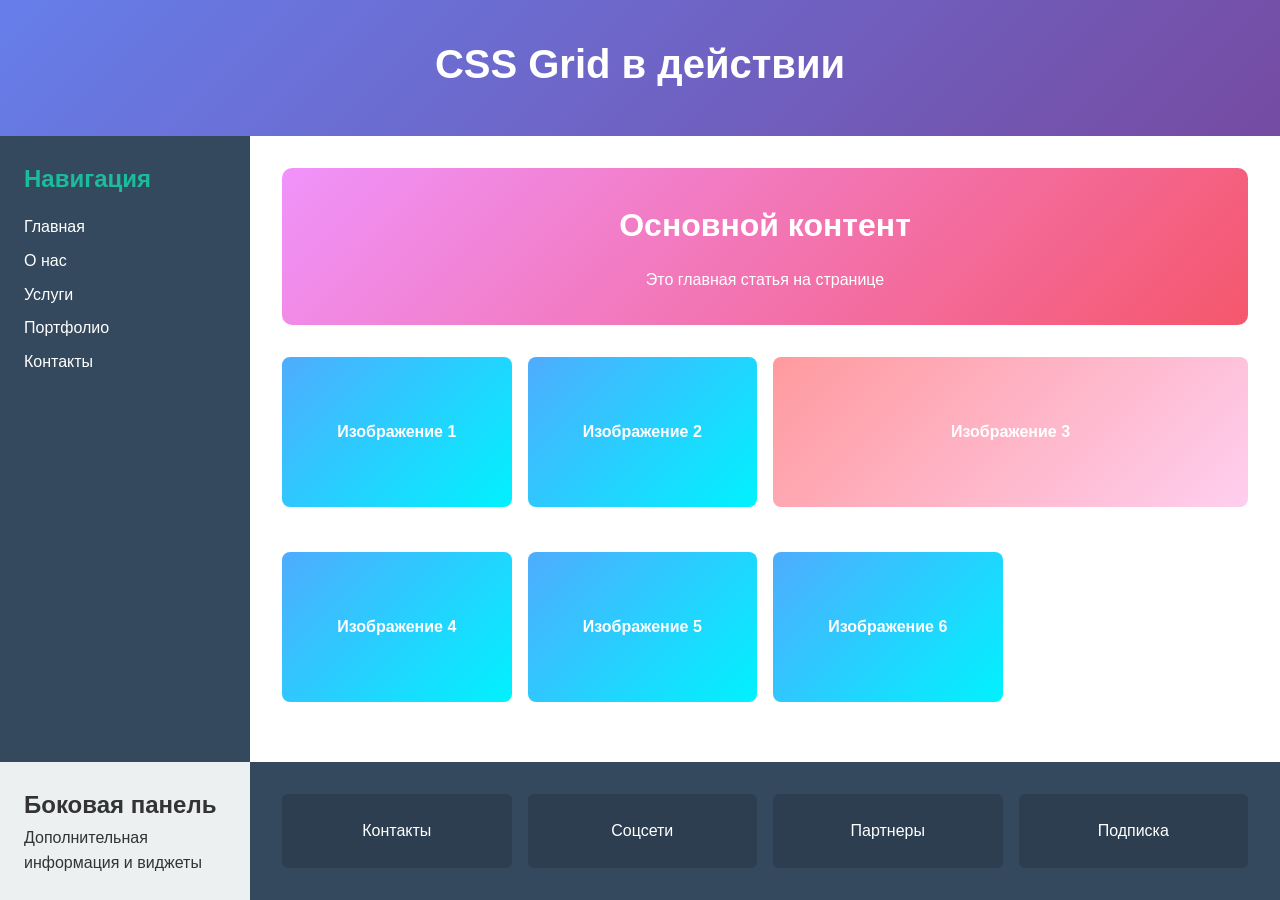
<file: css_grid_practice/index.html>
<!DOCTYPE html>
<html lang="ru">
<head>
    <meta charset="UTF-8">
    <meta name="viewport" content="width=device-width, initial-scale=1.0">
    <title>CSS Grid Layout</title>
    <link rel="stylesheet" href="reset.css">
    <link rel="stylesheet" href="styles.css">
</head>
<body>
    <div class="grid-container">
        <header class="header">
            <h1>CSS Grid в действии</h1>
        </header>

        <nav class="navigation">
            <h2>Навигация</h2>
            <ul>
                <li><a href="#">Главная</a></li>
                <li><a href="#">О нас</a></li>
                <li><a href="#">Услуги</a></li>
                <li><a href="#">Портфолио</a></li>
                <li><a href="#">Контакты</a></li>
            </ul>
        </nav>

        <main class="main-content">
            <article class="featured">
                <h2>Основной контент</h2>
                <p>Это главная статья на странице</p>
            </article>

            <section class="gallery">
                <div class="gallery-item">Изображение 1</div>
                <div class="gallery-item">Изображение 2</div>
                <div class="gallery-item">Изображение 3</div>
                <div class="gallery-item">Изображение 4</div>
                <div class="gallery-item">Изображение 5</div>
                <div class="gallery-item">Изображение 6</div>
            </section>
        </main>

        <aside class="sidebar">
            <h2>Боковая панель</h2>
            <p>Дополнительная информация и виджеты</p>
        </aside>

        <footer class="footer">
            <div class="footer-section">Контакты</div>
            <div class="footer-section">Соцсети</div>
            <div class="footer-section">Партнеры</div>
            <div class="footer-section">Подписка</div>
        </footer>
    </div>
</body>
</html>
</file>
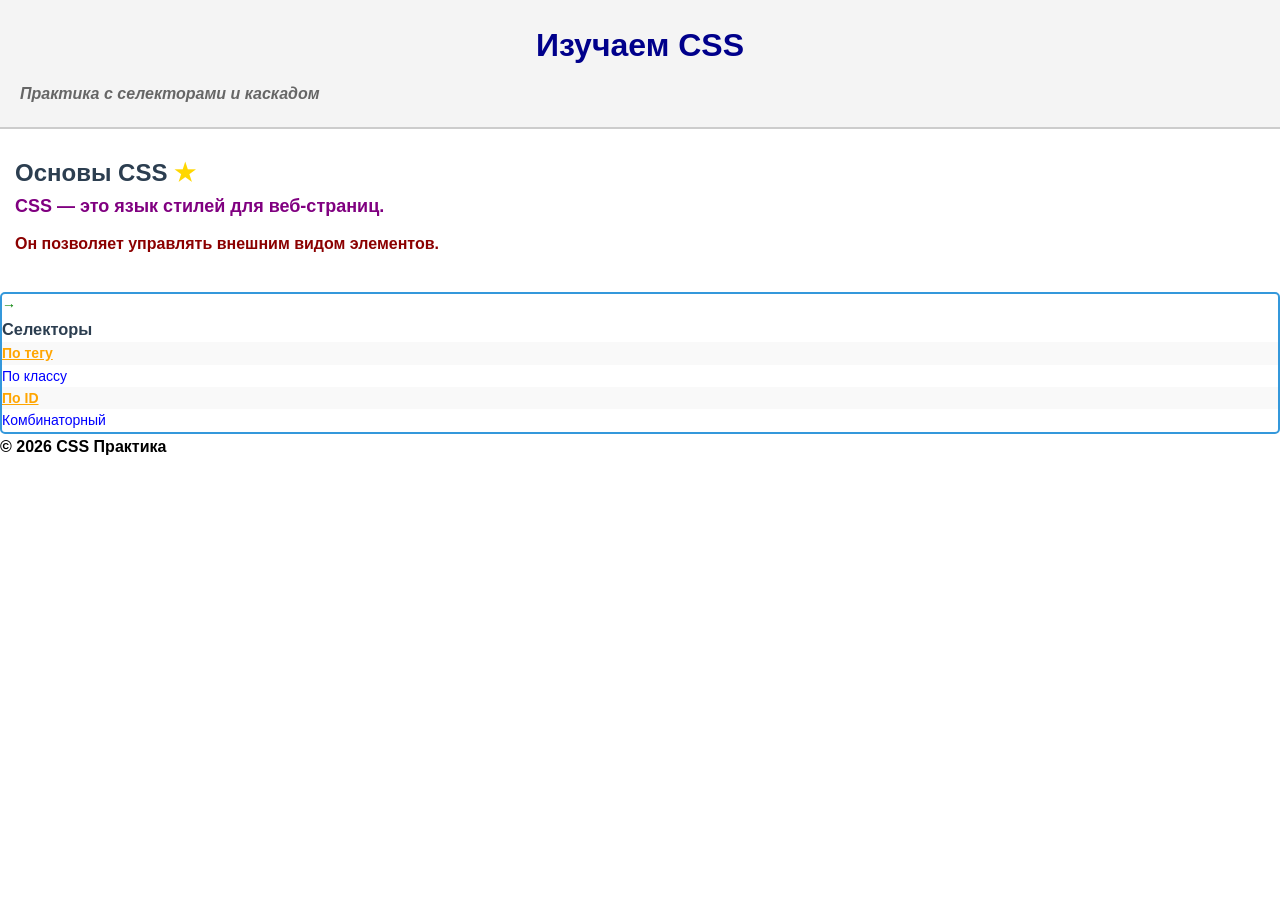
<file: css_practice/index.html>
<!DOCTYPE html>
<html lang="ru">
<head>
    <meta charset="UTF-8">
    <meta name="viewport" content="width=device-width, initial-scale=1.0">
    <title>CSS: Селекторы и каскад</title>
    <link rel="stylesheet" href="reset.css">
    <link rel="stylesheet" href="styles.css">
</head>
<body>
    <header class="main-header">
        <h1 id="site-title">Изучаем CSS</h1>
        <p class="subtitle">Практика с селекторами и каскадом</p>
    </header>

    <main class="content">
        <article class="post featured-post">
            <h2>Основы CSS</h2>
            <p class="intro">CSS — это язык стилей для веб-страниц.</p>
            <p>Он позволяет управлять внешним видом элементов.</p>
        </article>

        <section class="examples">
            <div class="card">
                <h3>Селекторы</h3>
                <ul>
                    <li class="important">По тегу</li>
                    <li>По классу</li>
                    <li class="important">По ID</li>
                    <li>Комбинаторный</li>
                </ul>
            </div>
        </section>
    </main>

    <footer class="main-footer">
        <p>&copy; 2026 CSS Практика</p>
    </footer>
</body>
</html>
</file>
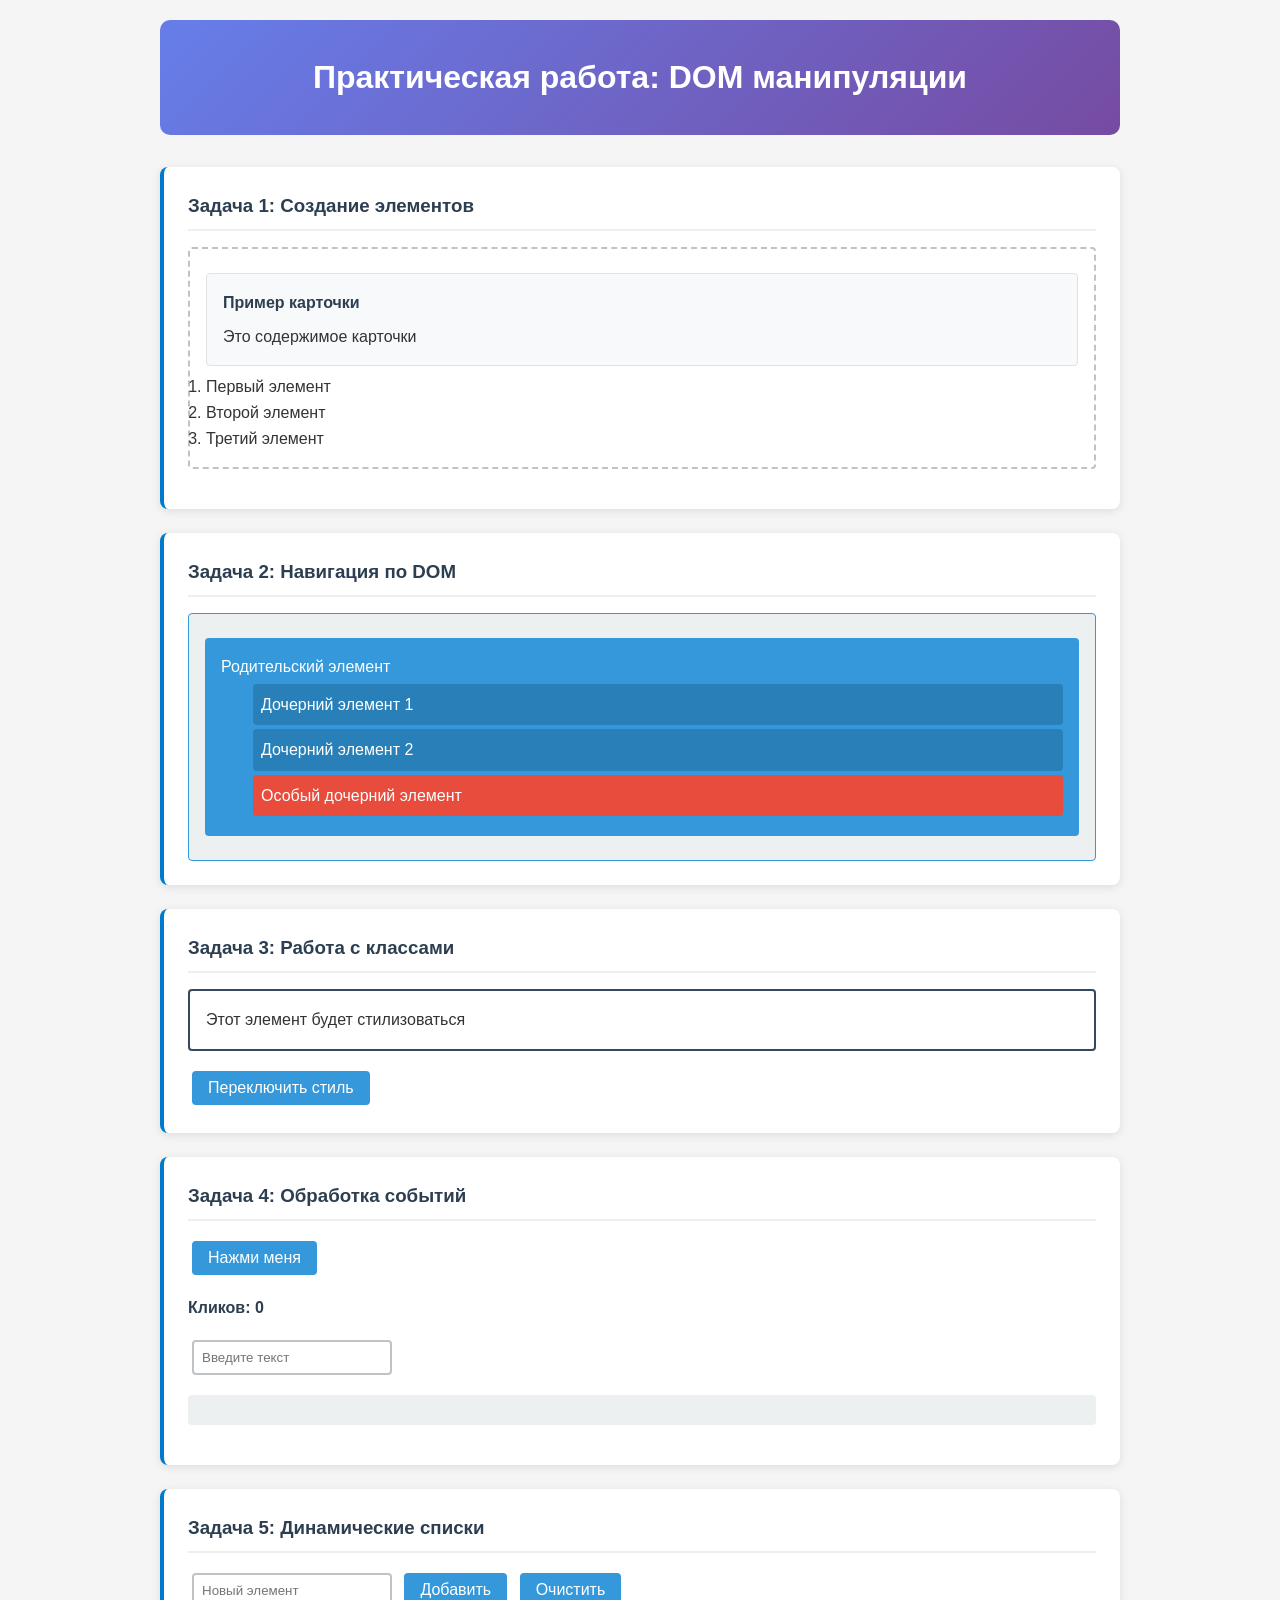
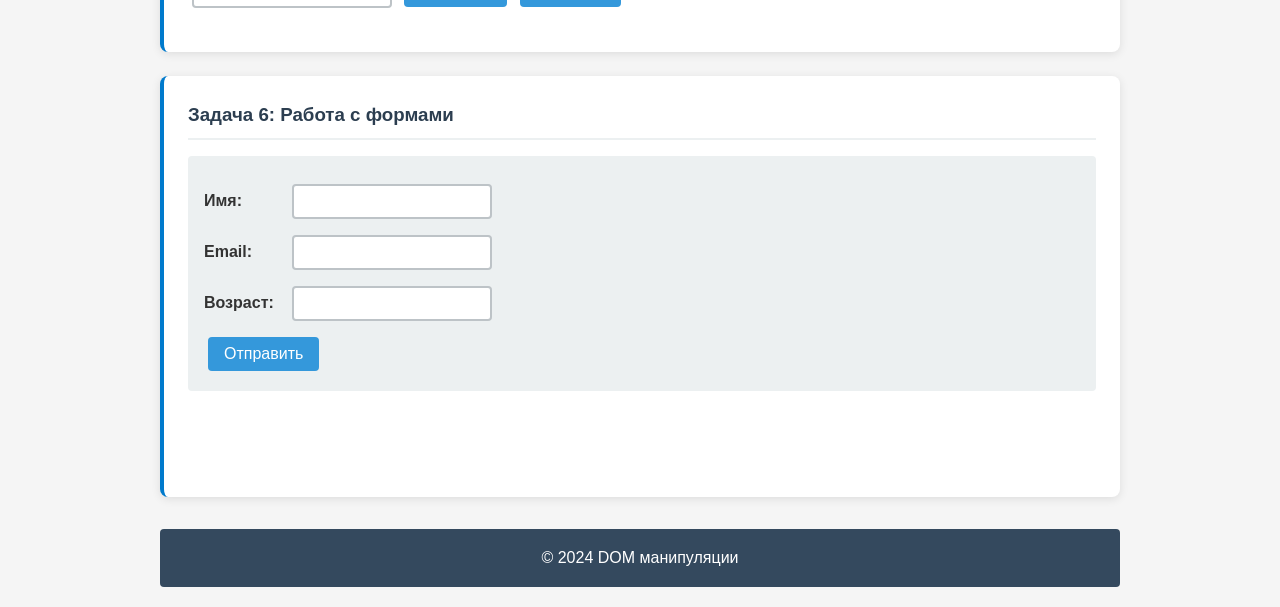
<file: dom_manipulation/index.html>
<!DOCTYPE html>
<html lang="ru">
<head>
    <meta charset="UTF-8">
    <meta name="viewport" content="width=device-width, initial-scale=1.0">
    <title>DOM манипуляции</title>
    <link rel="stylesheet" href="styles.css">
</head>
<body>
    <div class="container">
        <header id="main-header">
            <h1>Практическая работа: DOM манипуляции</h1>
        </header>

        <section id="tasks-section">
            <div class="task-area" id="task1">
                <h3>Задача 1: Создание элементов</h3>
                <div class="target" id="target1"></div>
            </div>

            <div class="task-area" id="task2">
                <h3>Задача 2: Навигация по DOM</h3>
                <div class="family-tree">
                    <div class="parent" id="parent-element">
                        Родительский элемент
                        <div class="child">Дочерний элемент 1</div>
                        <div class="child">Дочерний элемент 2</div>
                        <div class="child special">Особый дочерний элемент</div>
                    </div>
                </div>
            </div>

            <div class="task-area" id="task3">
                <h3>Задача 3: Работа с классами</h3>
                <div class="style-demo" id="style-target">
                    Этот элемент будет стилизоваться
                </div>
                <button id="toggle-style">Переключить стиль</button>
            </div>

            <div class="task-area" id="task4">
                <h3>Задача 4: Обработка событий</h3>
                <div class="event-area">
                    <button id="click-btn">Нажми меня</button>
                    <div id="click-counter">Кликов: 0</div>
                    <input type="text" id="text-input" placeholder="Введите текст">
                    <div id="input-display"></div>
                </div>
            </div>

            <div class="task-area" id="task5">
                <h3>Задача 5: Динамические списки</h3>
                <div class="list-controls">
                    <input type="text" id="item-input" placeholder="Новый элемент">
                    <button id="add-item">Добавить</button>
                    <button id="clear-list">Очистить</button>
                </div>
                <ul id="dynamic-list"></ul>
            </div>

            <div class="task-area" id="task6">
                <h3>Задача 6: Работа с формами</h3>
                <form id="user-form">
                    <div>
                        <label for="user-name">Имя:</label>
                        <input type="text" id="user-name" name="name" required>
                    </div>
                    <div>
                        <label for="user-email">Email:</label>
                        <input type="email" id="user-email" name="email" required>
                    </div>
                    <div>
                        <label for="user-age">Возраст:</label>
                        <input type="number" id="user-age" name="age" min="1" max="120">
                    </div>
                    <button type="submit">Отправить</button>
                </form>
                <div id="form-output"></div>
            </div>
        </section>

        <footer>
            <p>&copy; 2024 DOM манипуляции</p>
        </footer>
    </div>

    <script src="dom-tasks.js"></script>
    <script src="dom-tests.js"></script>
</body>
</html>
</file>
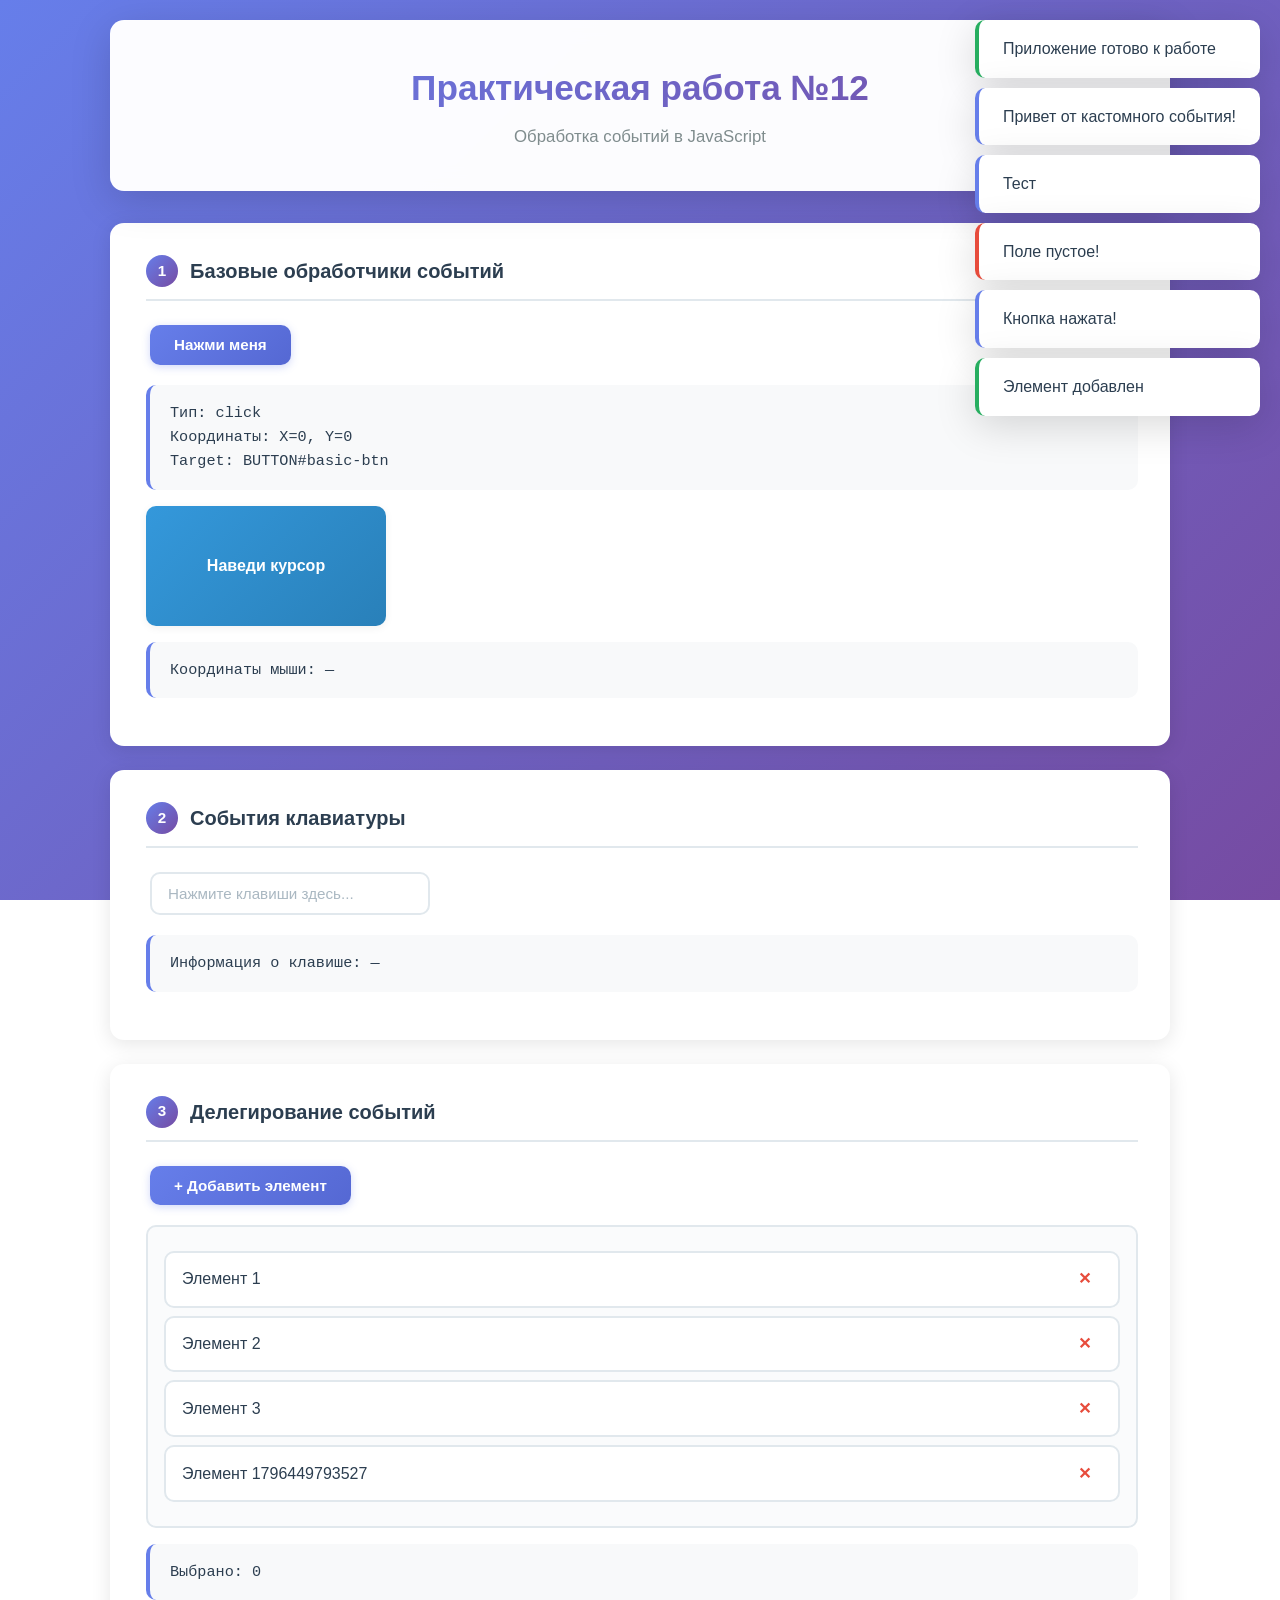
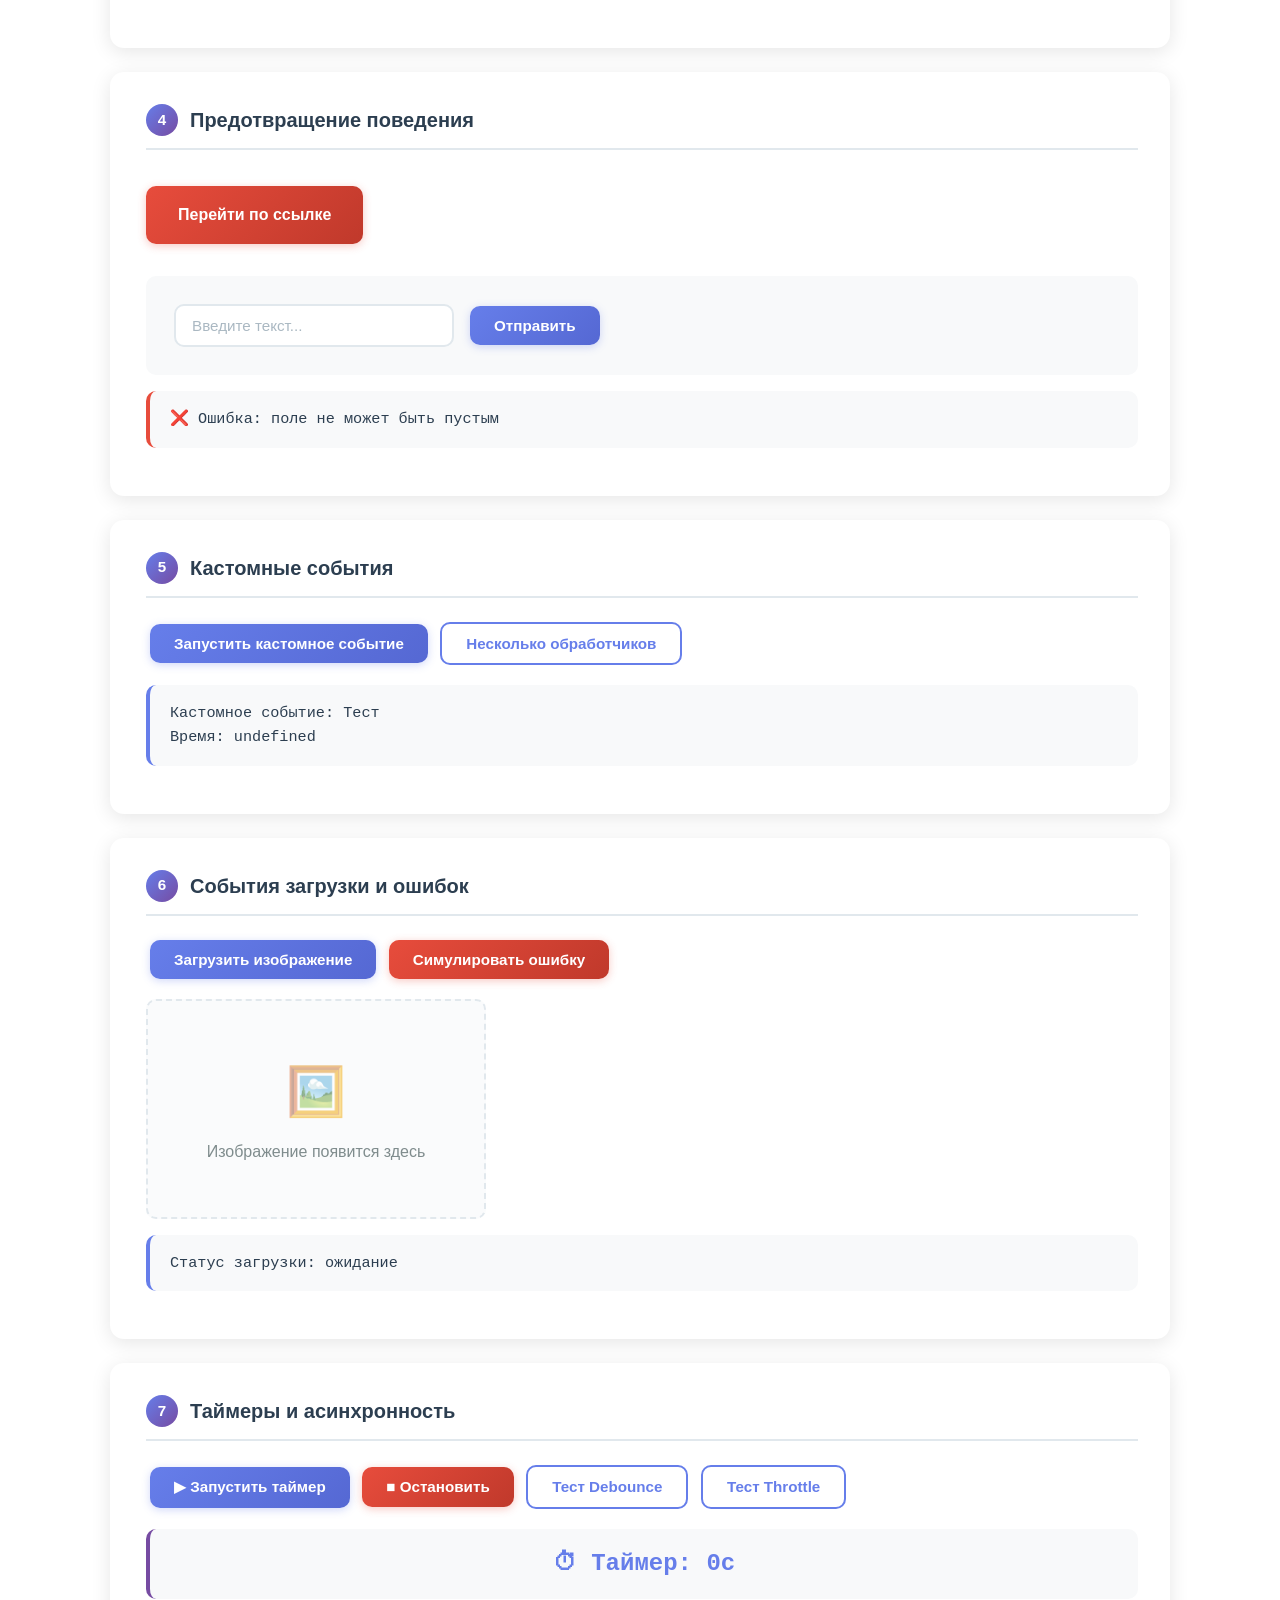
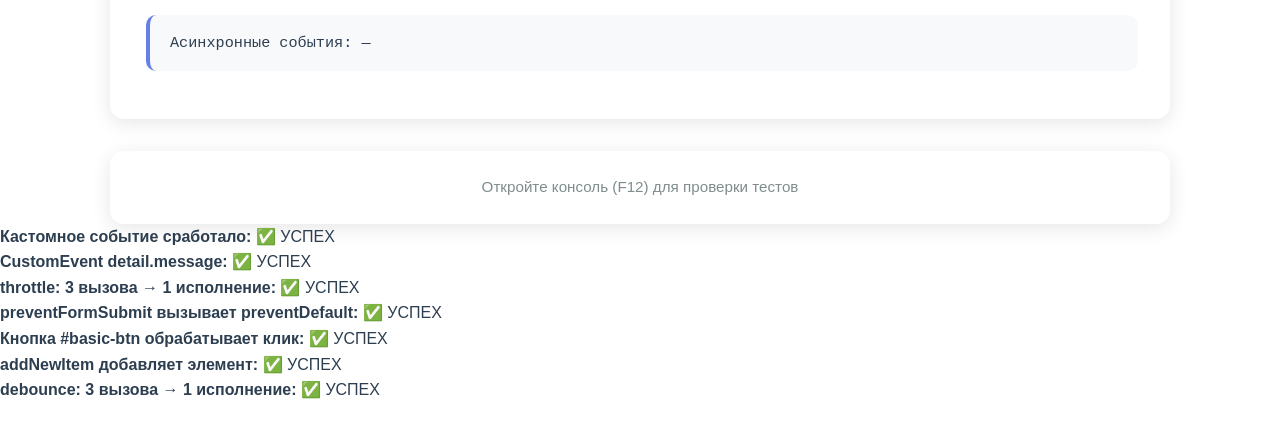
<file: event_handling/index.html>
<!DOCTYPE html>
<html lang="ru">
<head>
    <meta charset="UTF-8">
    <meta name="viewport" content="width=device-width, initial-scale=1.0">
    <title>Обработка событий JavaScript</title>
    <link rel="stylesheet" href="styles.css">
</head>
<body>
    <div class="container">
        <header id="main-header">
            <h1>Практическая работа №12</h1>
            <p>Обработка событий в JavaScript</p>
        </header>

        <section id="tasks-section">

            <div class="task-area" id="task1">
                <h3><span class="badge">1</span> Базовые обработчики событий</h3>
                <div class="event-demo">
                    <button id="basic-btn" class="btn">Нажми меня</button>
                    <div id="basic-output" class="output">Статус: ожидание события</div>
                    <div class="color-box" id="color-box">
                        <span>Наведи курсор</span>
                    </div>
                    <div id="mouse-output" class="output">Координаты мыши: —</div>
                </div>
            </div>

            <div class="task-area" id="task2">
                <h3><span class="badge">2</span> События клавиатуры</h3>
                <div class="keyboard-demo">
                    <input type="text" id="key-input" placeholder="Нажмите клавиши здесь...">
                    <div id="key-output" class="output">Информация о клавише: —</div>
                </div>
            </div>

            <div class="task-area" id="task3">
                <h3><span class="badge">3</span> Делегирование событий</h3>
                <div class="delegation-demo">
                    <button id="add-item-btn" class="btn">+ Добавить элемент</button>
                    <div id="item-list" class="item-list">
                        <div class="item" data-id="1">Элемент 1 <span class="delete">✕</span></div>
                        <div class="item" data-id="2">Элемент 2 <span class="delete">✕</span></div>
                        <div class="item" data-id="3">Элемент 3 <span class="delete">✕</span></div>
                    </div>
                    <div id="delegation-output" class="output">Выбрано: 0</div>
                </div>
            </div>

            <div class="task-area" id="task4">
                <h3><span class="badge">4</span> Предотвращение поведения</h3>
                <a href="#" id="prevent-link" class="prevent-link">Перейти по ссылке</a>
                <form id="prevent-form" class="prevent-form">
                    <input type="text" id="prevent-input" placeholder="Введите текст...">
                    <button type="submit" class="btn">Отправить</button>
                </form>
                <div id="prevention-output" class="output">Результат: —</div>
            </div>

            <div class="task-area" id="task5">
                <h3><span class="badge">5</span> Кастомные события</h3>
                <button id="trigger-custom" class="btn">Запустить кастомное событие</button>
                <button id="multiple-listeners" class="btn btn-outline">Несколько обработчиков</button>
                <div id="custom-output" class="output">Кастомное событие: —</div>
            </div>

            <div class="task-area" id="task6">
                <h3><span class="badge">6</span> События загрузки и ошибок</h3>
                <button id="load-image" class="btn">Загрузить изображение</button>
                <button id="load-error" class="btn btn-danger">Симулировать ошибку</button>
                <div id="image-container" class="image-container">
                    <div class="placeholder">
                        <span>🖼️</span>
                        <p>Изображение появится здесь</p>
                    </div>
                </div>
                <div id="loading-output" class="output">Статус загрузки: ожидание</div>
            </div>

            <div class="task-area" id="task7">
                <h3><span class="badge">7</span> Таймеры и асинхронность</h3>
                <button id="start-timer" class="btn">▶ Запустить таймер</button>
                <button id="stop-timer" class="btn btn-danger">■ Остановить</button>
                <button id="debounce-btn" class="btn btn-outline">Тест Debounce</button>
                <button id="throttle-btn" class="btn btn-outline">Тест Throttle</button>
                <div id="timer-output" class="output timer-display">⏱ Таймер: 0с</div>
                <div id="async-output" class="output">Асинхронные события: —</div>
            </div>

        </section>

        <footer id="main-footer">
            <p>Откройте консоль (F12) для проверки тестов</p>
        </footer>
    </div>

    <div id="toast-container" class="toast-container"></div>

    <script src="events-tasks.js"></script>
    <script src="events-tests.js"></script>
</body>
</html>
</file>
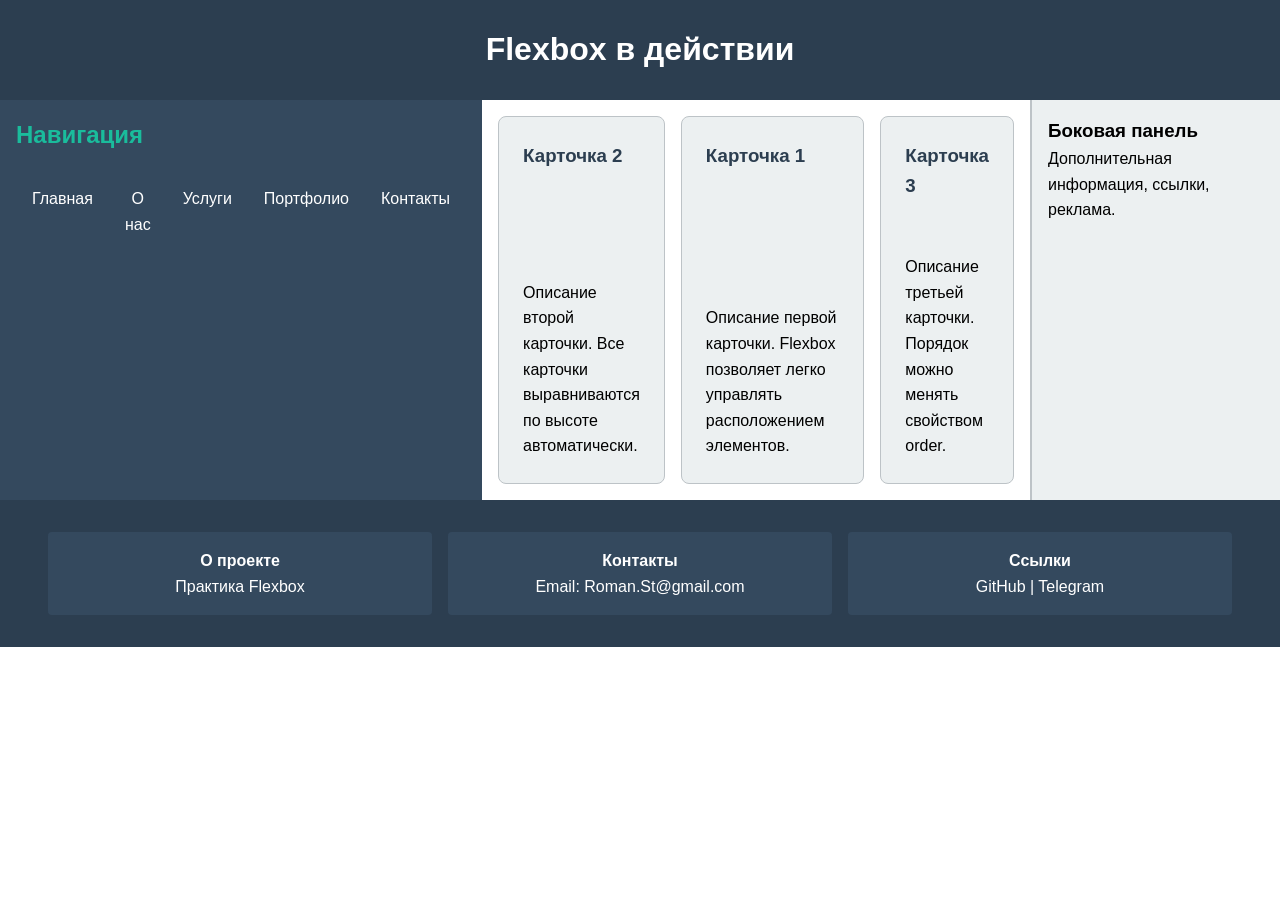
<file: flexbox_practice/index.html>
<!DOCTYPE html>
<html lang="ru">
<head>
    <meta charset="UTF-8">
    <meta name="viewport" content="width=device-width, initial-scale=1.0">
    <title>Flexbox Layout</title>
    <link rel="stylesheet" href="reset.css">
    <link rel="stylesheet" href="styles.css">
</head>
<body>
    <header class="header">
        <h1>Flexbox в действии</h1>
    </header>

    <main class="main">
        <nav class="navigation">
            <h2>Навигация</h2>
            <ul>
                <li><a href="#">Главная</a></li>
                <li><a href="#">О нас</a></li>
                <li><a href="#">Услуги</a></li>
                <li><a href="#">Портфолио</a></li>
                <li><a href="#">Контакты</a></li>
            </ul>
        </nav>

        <section class="content">
            <article class="card">
                <h3>Карточка 1</h3>
                <p>Описание первой карточки. Flexbox позволяет легко управлять расположением элементов.</p>
            </article>
            <article class="card">
                <h3>Карточка 2</h3>
                <p>Описание второй карточки. Все карточки выравниваются по высоте автоматически.</p>
            </article>
            <article class="card">
                <h3>Карточка 3</h3>
                <p>Описание третьей карточки. Порядок можно менять свойством order.</p>
            </article>
        </section>

        <aside class="sidebar">
            <h3>Боковая панель</h3>
            <p>Дополнительная информация, ссылки, реклама.</p>
        </aside>
    </main>

    <footer class="footer">
        <div class="footer-content">
            <div class="footer-section">
                <h4>О проекте</h4>
                <p>Практика Flexbox</p>
            </div>
            <div class="footer-section">
                <h4>Контакты</h4>
                <p>Email: Roman.St@gmail.com</p>
            </div>
            <div class="footer-section">
                <h4>Ссылки</h4>
                <p>GitHub | Telegram</p>
            </div>
        </div>
    </footer>
</body>
</html>
</file>
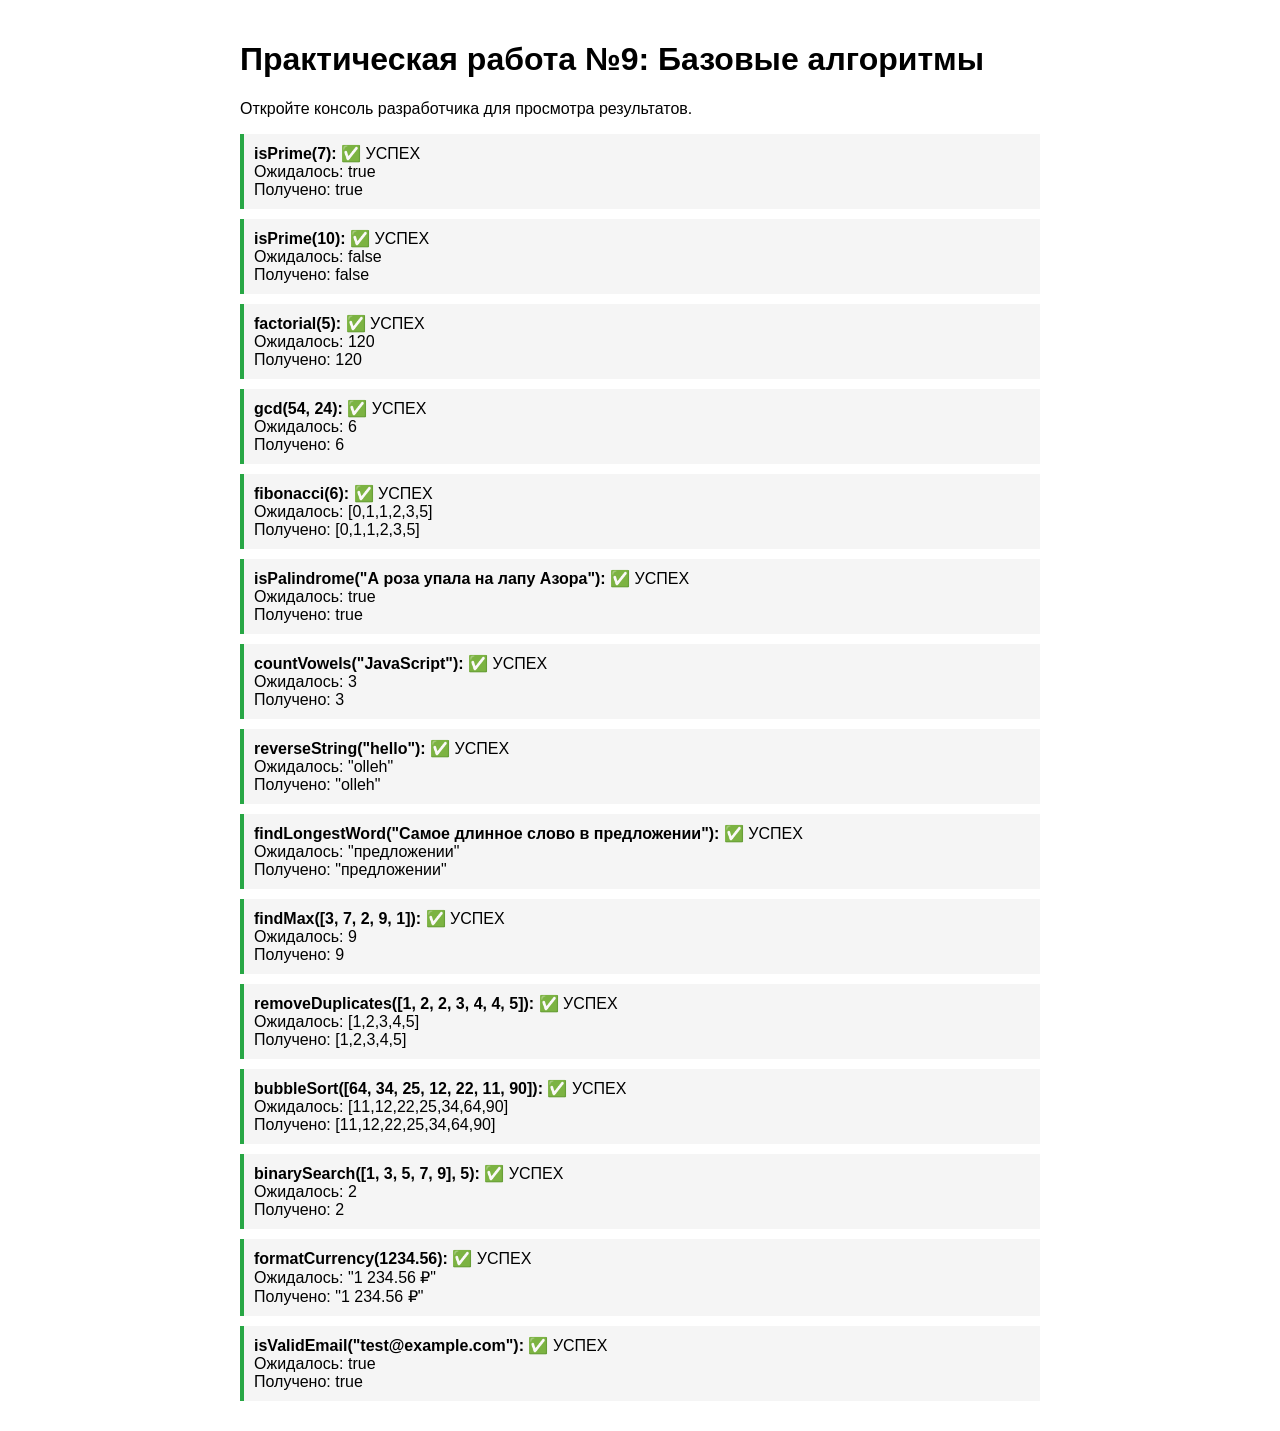
<file: js_algorithms/index.html>
<!DOCTYPE html>
<html lang="ru">
<head>
    <meta charset="UTF-8">
    <meta name="viewport" content="width=device-width, initial-scale=1.0">
    <title>JavaScript: базовые алгоритмы</title>
    <style>
        body {
            font-family: Arial, sans-serif;
            max-width: 800px;
            margin: 0 auto;
            padding: 20px;
        }
        .test-result {
            margin: 10px 0;
            padding: 10px;
            border-left: 4px solid #007acc;
            background: #f5f5f5;
        }
        .success { border-color: #28a745; }
        .error { border-color: #dc3545; }
    </style>
</head>
<body>
    <h1>Практическая работа №9: Базовые алгоритмы</h1>
    <p>Откройте консоль разработчика для просмотра результатов.</p>
    <div id="testResults"></div>

    <script src="algorithms.js"></script>
    <script src="tests.js"></script>
</body>
</html>
</file>
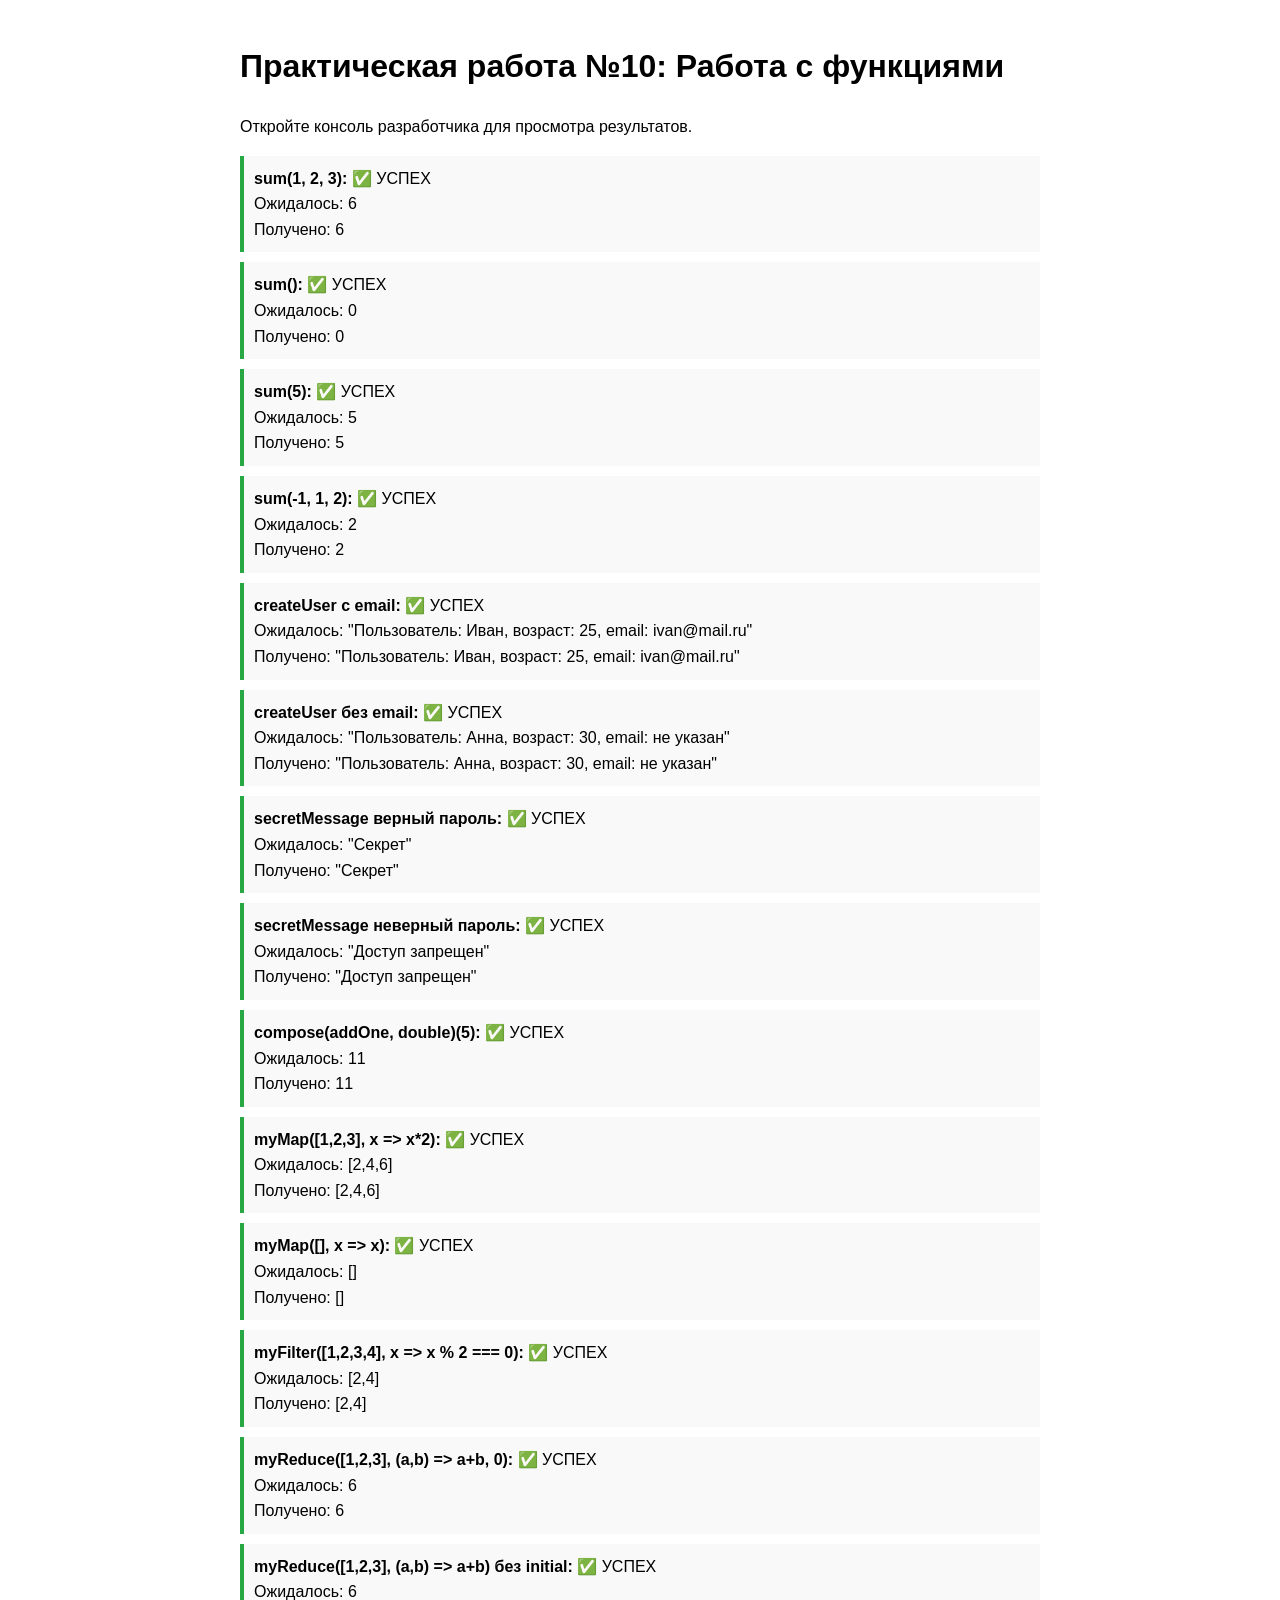
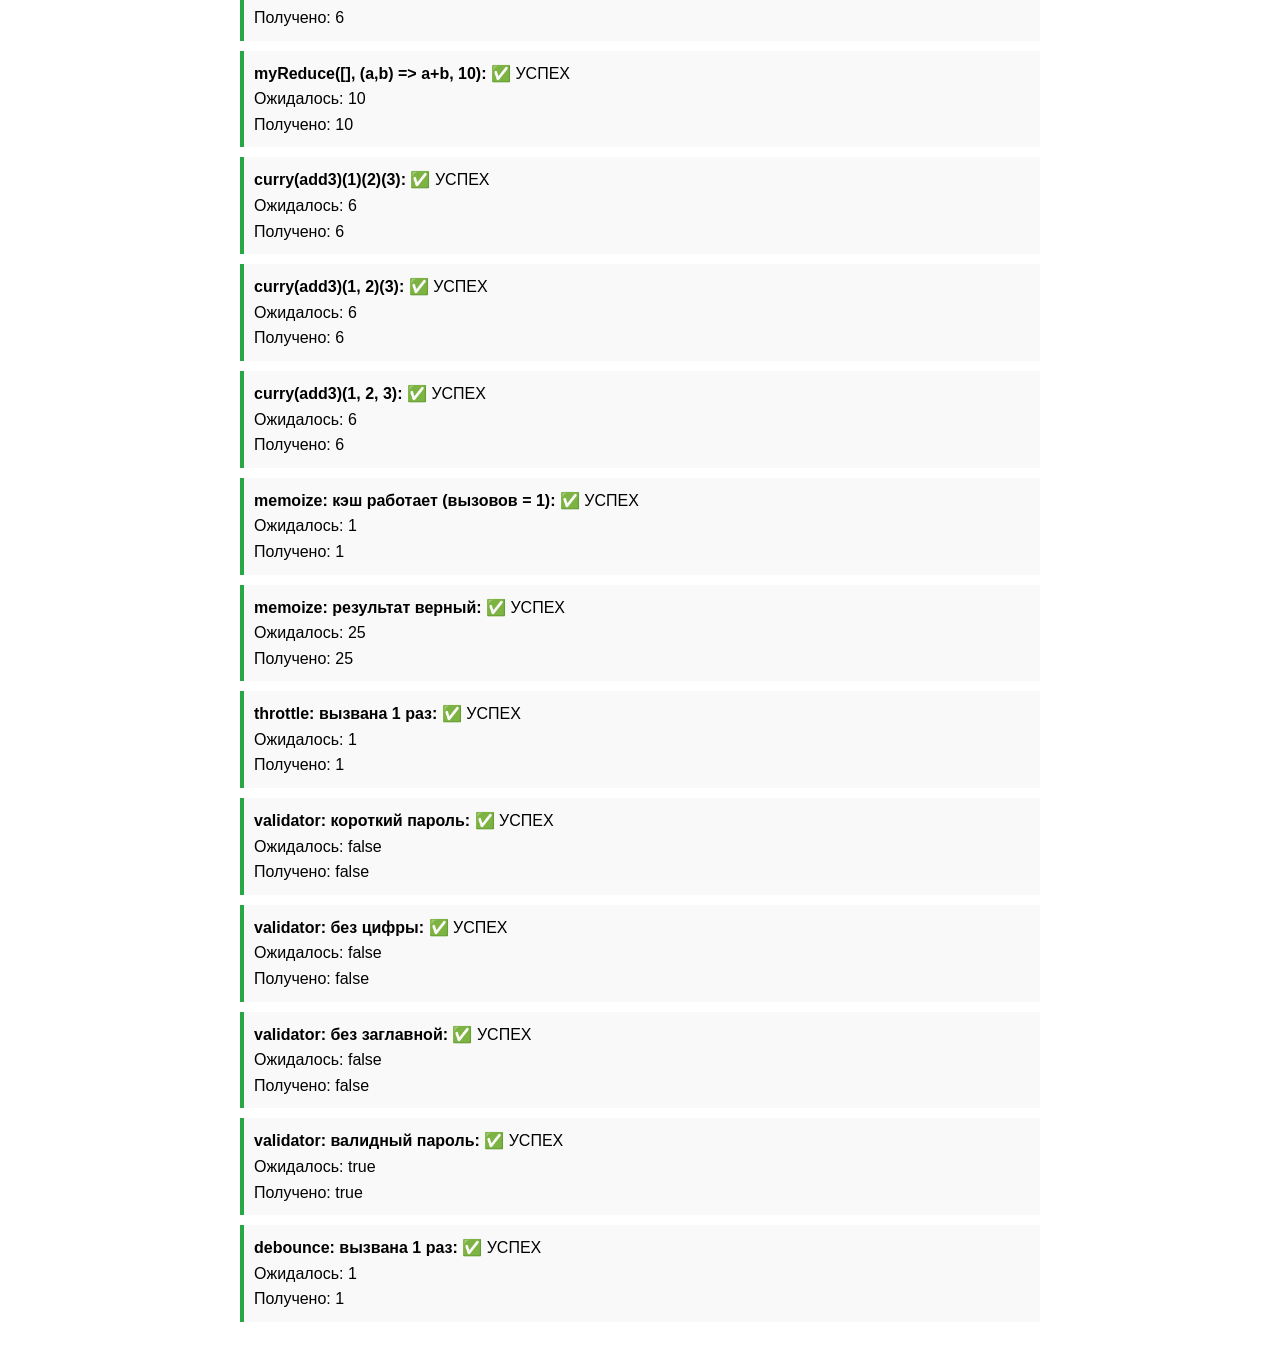
<file: js_functions/index.html>
<!DOCTYPE html>
<html lang="ru">
<head>
    <meta charset="UTF-8">
    <meta name="viewport" content="width=device-width, initial-scale=1.0">
    <title>JavaScript: работа с функциями</title>
    <style>
        body {
            font-family: Arial, sans-serif;
            max-width: 800px;
            margin: 0 auto;
            padding: 20px;
            line-height: 1.6;
        }
        .task {
            background: #f5f5f5;
            padding: 15px;
            margin: 10px 0;
            border-radius: 5px;
        }
        .test-result {
            margin: 10px 0;
            padding: 10px;
            border-left: 4px solid #007acc;
            background: #f9f9f9;
        }
        .success { border-color: #28a745; }
        .error { border-color: #dc3545; }
        code { background: #eee; padding: 2px 5px; border-radius: 3px; }
    </style>
</head>
<body>
    <h1>Практическая работа №10: Работа с функциями</h1>
    <p>Откройте консоль разработчика для просмотра результатов.</p>
    <div id="testResults"></div>

    <script src="functions.js"></script>
    <script src="tests.js"></script>
</body>
</html>
</file>
<file: css_grid_practice/styles.css>
.grid-container {
    display: grid;
    grid-template-areas:
        "header header"
        "nav main"
        "sidebar footer";
    grid-template-rows: auto 1fr auto;
    grid-template-columns: 250px 1fr;
    min-height: 100vh;
    gap: 0;
}

.header {
    grid-area: header;
    background: linear-gradient(135deg, #667eea 0%, #764ba2 100%);
    color: white;
    padding: 2rem;
    text-align: center;
}

.header h1 {
    font-size: 2.5rem;
    margin-bottom: 0.5rem;
}

.navigation {
    grid-area: nav;
    background-color: #34495e;
    color: white;
    padding: 1.5rem;
}

.navigation h2 {
    margin-bottom: 1rem;
    color: #1abc9c;
}

.navigation ul {
    list-style: none;
    padding: 0;
}

.navigation li {
    margin-bottom: 0.5rem;
}

.navigation a {
    color: white;
    text-decoration: none;
}

.navigation a:hover {
    color: #1abc9c;
}

.main-content {
    grid-area: main;
    display: grid;
    gap: 2rem;
    grid-template-rows: auto 1fr;
    padding: 2rem;
}

.featured {
    background: linear-gradient(135deg, #f093fb 0%, #f5576c 100%);
    color: white;
    padding: 2rem;
    border-radius: 10px;
    text-align: center;
}

.featured h2 {
    font-size: 2rem;
    margin-bottom: 1rem;
}

.gallery {
    display: grid;
    grid-template-columns: repeat(auto-fit, minmax(200px, 1fr));
    gap: 1rem;
    align-items: start;
    justify-items: center;
    grid-auto-rows: minmax(150px, auto);
    grid-auto-flow: row dense;
}

.gallery-item {
    background: linear-gradient(135deg, #4facfe 0%, #00f2fe 100%);
    color: white;
    padding: 2rem;
    border-radius: 8px;
    display: flex;
    align-items: center;
    justify-content: center;
    font-weight: bold;
    min-height: 150px;
    width: 100%;
}

.gallery-item:nth-child(1) {
    grid-area: 1 / 1 / 2 / 2;
}

.gallery-item:nth-child(2) {
    grid-area: 1 / 2 / 2 / 3;
}

.gallery-item:nth-child(3) {
    grid-column: span 2;
    background: linear-gradient(135deg, #ff9a9e 0%, #fecfef 100%);
}

.sidebar {
    grid-area: sidebar;
    background-color: #ecf0f1;
    padding: 1.5rem;
}

.footer {
    grid-area: footer;
    display: grid;
    grid-template-columns: repeat(4, 1fr);
    gap: 1rem;
    background-color: #34495e;
    color: white;
    padding: 2rem;
}

.footer-section {
    background-color: #2c3e50;
    padding: 1.5rem;
    border-radius: 6px;
    text-align: center;
}

@media (max-width: 1024px) {
    .grid-container {
        grid-template-areas:
            "header header"
            "nav nav"
            "main main"
            "sidebar sidebar"
            "footer footer";
        grid-template-columns: 1fr;
    }

    .navigation ul {
        display: flex;
        flex-direction: column;
        gap: 0.5rem;
    }

    .gallery {
        grid-template-columns: repeat(auto-fit, minmax(180px, 1fr));
    }

    .footer {
        grid-template-columns: repeat(2, 1fr);
    }
}
</file>
<file: css_practice/styles.css>
body {
    font-family: 'Segoe UI', Tahoma, Geneva, Verdana, sans-serif;
    line-height: 1.6;
    color: #2c3e50;
}

h1 {
    color: darkblue;
}

.main-header {
    background-color: #f4f4f4;
    padding: 20px;
    border-bottom: 2px solid #ccc;
}

.subtitle {
    font-style: italic;
    color: #666;
}

#site-title {
    text-align: center;
    margin-bottom: 10px;
}

.content > article {
    background-color: white;
    padding: 15px;
    margin: 10px 0;
}

.post p {
    margin-bottom: 10px;
}

h2 + p {
    font-weight: bold;
    font-size: 1.1em;
}

.card {
    border: 1px solid #ddd;
    padding: 15px;
    border-radius: 5px;
}

p {
    color: black;
    font-size: 16px;
}

.post p {
    color: darkgreen;
}

.featured-post p {
    color: darkred;
}

.featured-post .intro {
    color: purple;
    font-size: 18px;
}

.important {
    color: red;
    font-weight: bold;
}

li.important {
    color: darkred;
    text-decoration: underline;
}

ul li {
    color: blue;
}

.important {
    color: orange !important;
}

.card {
    border: 2px solid #3498db;
    padding: inherit;
}

.examples {
    font-size: 14px;
    font-weight: normal;
}

li:hover {
    background-color: yellow;
    cursor: pointer;
}

li:nth-child(odd) {
    background-color: #f9f9f9;
}

.main-header:hover {
    background-color: #e9e9e9;
    transition: background-color 0.3s;
}

p::first-line {
    font-weight: bold;
}

.post h2::after {
    content: " ★";
    color: gold;
}

.card::before {
    content: "→ ";
    color: green;
}

:root {
    --primary-color: #3498db;
    --accent-color: #e74c3c;
    --spacing: 1rem;
}

@media (max-width: 768px) {
    .main-header { padding: 10px; }
    #site-title { font-size: 1.5em; }
    .content > article { padding: 10px; }
    .card { padding: 10px; }
}

@media (max-width: 480px) {
    body { font-size: 14px; }
    .examples { font-size: 12px; }
}

@keyframes fadeIn {
    from { opacity: 0; transform: translateY(-10px); }
    to   { opacity: 1; transform: translateY(0); }
}

.main-header {
    animation: fadeIn 0.6s ease-in-out;
}

@keyframes pulse {
    0%, 100% { transform: scale(1); }
    50%      { transform: scale(1.05); }
}

.card:hover {
    animation: pulse 0.8s infinite;
}
</file>
<file: dom_manipulation/styles.css>
* {
    margin: 0;
    padding: 0;
    box-sizing: border-box;
}

body {
    font-family: 'Segoe UI', Tahoma, Geneva, Verdana, sans-serif;
    line-height: 1.6;
    color: #333;
    background-color: #f5f5f5;
}

.container {
    max-width: 1000px;
    margin: 0 auto;
    padding: 20px;
}

header {
    background: linear-gradient(135deg, #667eea 0%, #764ba2 100%);
    color: white;
    padding: 2rem;
    text-align: center;
    border-radius: 10px;
    margin-bottom: 2rem;
}

.task-area {
    background: white;
    padding: 1.5rem;
    margin-bottom: 1.5rem;
    border-radius: 8px;
    box-shadow: 0 2px 10px rgba(0,0,0,0.1);
    border-left: 4px solid #007acc;
}

.task-area h3 {
    color: #2c3e50;
    margin-bottom: 1rem;
    border-bottom: 2px solid #ecf0f1;
    padding-bottom: 0.5rem;
}

.target {
    min-height: 50px;
    border: 2px dashed #bdc3c7;
    padding: 1rem;
    margin: 1rem 0;
    border-radius: 4px;
}

.card {
    background: #f8f9fa;
    border: 1px solid #dee2e6;
    padding: 1rem;
    margin: 0.5rem 0;
    border-radius: 4px;
}

.card h4 {
    color: #2c3e50;
    margin-bottom: 0.5rem;
}

.family-tree {
    border: 1px solid #3498db;
    padding: 1rem;
    border-radius: 4px;
    background: #ecf0f1;
}

.parent {
    background: #3498db;
    color: white;
    padding: 1rem;
    margin: 0.5rem 0;
    border-radius: 4px;
}

.child {
    background: #2980b9;
    color: white;
    padding: 0.5rem;
    margin: 0.25rem 0 0.25rem 2rem;
    border-radius: 4px;
}

.special {
    background: #e74c3c;
}

.style-demo {
    padding: 1rem;
    margin: 1rem 0;
    border: 2px solid #34495e;
    border-radius: 4px;
    transition: all 0.3s ease;
}

.active-style {
    background: linear-gradient(135deg, #f093fb 0%, #f5576c 100%);
    color: white;
    border-color: #e74c3c;
    transform: scale(1.05);
}

.event-area {
    margin: 1rem 0;
}

button {
    background: #3498db;
    color: white;
    border: none;
    padding: 0.5rem 1rem;
    border-radius: 4px;
    cursor: pointer;
    font-size: 1rem;
    margin: 0.25rem;
    transition: background 0.3s ease;
}

button:hover {
    background: #2980b9;
}

#click-counter {
    margin: 1rem 0;
    font-weight: bold;
    color: #2c3e50;
}

input {
    padding: 0.5rem;
    border: 2px solid #bdc3c7;
    border-radius: 4px;
    margin: 0.25rem;
    width: 200px;
}

input:focus {
    outline: none;
    border-color: #3498db;
}

#input-display {
    margin: 1rem 0;
    padding: 0.5rem;
    background: #ecf0f1;
    border-radius: 4px;
    min-height: 30px;
}

#dynamic-list {
    list-style: none;
    margin: 1rem 0;
}

.list-item {
    background: #ecf0f1;
    padding: 0.5rem 1rem;
    margin: 0.25rem 0;
    border-radius: 4px;
    display: flex;
    justify-content: space-between;
    align-items: center;
    transition: background 0.3s ease;
}

.list-item:hover {
    background: #d5dbdb;
}

.list-item button {
    background: #e74c3c;
    padding: 0.25rem 0.5rem;
    font-size: 0.8rem;
}

.list-item button:hover {
    background: #c0392b;
}

form {
    background: #ecf0f1;
    padding: 1rem;
    border-radius: 4px;
    margin: 1rem 0;
}

form div {
    margin: 0.5rem 0;
}

label {
    display: inline-block;
    width: 80px;
    font-weight: bold;
}

#form-output {
    margin: 1rem 0;
    padding: 1rem;
    border-radius: 4px;
    min-height: 50px;
}

.success-message {
    background: #d4edda;
    color: #155724;
    border: 1px solid #c3e6cb;
}

.error-message {
    background: #f8d7da;
    color: #721c24;
    border: 1px solid #f5c6cb;
}

.test-result {
    margin: 10px 0;
    padding: 10px;
    border-left: 4px solid #007acc;
    background: #f9f9f9;
}

.test-success {
    border-color: #27ae60;
    background: #d5f4e6;
}

.test-failure {
    border-color: #e74c3c;
    background: #fadbd8;
}

footer {
    text-align: center;
    margin-top: 2rem;
    padding: 1rem;
    background: #34495e;
    color: white;
    border-radius: 4px;
}
</file>
<file: event_handling/styles.css>
:root {
    --primary: #667eea;
    --primary-dark: #5568d3;
    --secondary: #764ba2;
    --accent: #e74c3c;
    --success: #27ae60;
    --warning: #f39c12;
    --text: #2c3e50;
    --text-light: #7f8c8d;
    --border: #e1e8ed;
    --card-bg: #ffffff;
    --shadow-sm: 0 2px 8px rgba(0,0,0,0.06);
    --shadow-md: 0 4px 20px rgba(0,0,0,0.1);
    --shadow-lg: 0 10px 40px rgba(0,0,0,0.15);
    --radius: 14px;
    --radius-sm: 10px;
    --transition: all 0.3s cubic-bezier(0.4, 0, 0.2, 1);
}

* {
    margin: 0;
    padding: 0;
    box-sizing: border-box;
}

body {
    font-family: 'Segoe UI', -apple-system, BlinkMacSystemFont, Tahoma, sans-serif;
    line-height: 1.6;
    color: var(--text);
    background: linear-gradient(135deg, var(--primary) 0%, var(--secondary) 100%);
    background-attachment: fixed;
    min-height: 100vh;
    padding: 20px 0;
}

.container {
    max-width: 1100px;
    margin: 0 auto;
    padding: 0 20px;
}

header {
    background: rgba(255, 255, 255, 0.98);
    padding: 2.5rem 2rem;
    text-align: center;
    border-radius: var(--radius);
    margin-bottom: 2rem;
    box-shadow: var(--shadow-lg);
    backdrop-filter: blur(10px);
    animation: slideDown 0.6s ease-out;
}

header h1 {
    font-size: 2.2rem;
    margin-bottom: 0.5rem;
    background: linear-gradient(135deg, var(--primary), var(--secondary));
    -webkit-background-clip: text;
    -webkit-text-fill-color: transparent;
    background-clip: text;
    font-weight: 800;
}

header p {
    color: var(--text-light);
    font-size: 1.05rem;
}

.task-area {
    background: var(--card-bg);
    padding: 2rem;
    margin-bottom: 1.5rem;
    border-radius: var(--radius);
    box-shadow: var(--shadow-md);
    transition: var(--transition);
    animation: slideUp 0.5s ease-out backwards;
    border-left: 4px solid transparent;
}

.task-area:hover {
    transform: translateY(-2px);
    box-shadow: var(--shadow-lg);
    border-left-color: var(--primary);
}

.task-area:nth-child(1) { animation-delay: 0.05s; }
.task-area:nth-child(2) { animation-delay: 0.1s; }
.task-area:nth-child(3) { animation-delay: 0.15s; }
.task-area:nth-child(4) { animation-delay: 0.2s; }
.task-area:nth-child(5) { animation-delay: 0.25s; }
.task-area:nth-child(6) { animation-delay: 0.3s; }
.task-area:nth-child(7) { animation-delay: 0.35s; }

.task-area h3 {
    color: var(--text);
    font-size: 1.25rem;
    margin-bottom: 1.25rem;
    padding-bottom: 0.75rem;
    border-bottom: 2px solid var(--border);
    display: flex;
    align-items: center;
    gap: 0.75rem;
}

.badge {
    display: inline-flex;
    align-items: center;
    justify-content: center;
    width: 32px;
    height: 32px;
    border-radius: 50%;
    background: linear-gradient(135deg, var(--primary), var(--secondary));
    color: white;
    font-size: 0.95rem;
    font-weight: 700;
    flex-shrink: 0;
}

.output {
    background: #f8f9fa;
    padding: 1rem 1.25rem;
    margin: 1rem 0;
    border-radius: var(--radius-sm);
    border-left: 4px solid var(--primary);
    font-family: 'Courier New', 'Consolas', monospace;
    font-size: 0.95rem;
    min-height: 20px;
    white-space: pre-wrap;
    transition: var(--transition);
    word-break: break-word;
}

.output:empty::before {
    content: '—';
    color: var(--text-light);
}

.timer-display {
    font-size: 1.5rem;
    font-weight: 700;
    text-align: center;
    color: var(--primary);
    border-left-color: var(--secondary);
}

.btn {
    background: linear-gradient(135deg, var(--primary), var(--primary-dark));
    color: white;
    border: none;
    padding: 0.7rem 1.5rem;
    border-radius: var(--radius-sm);
    cursor: pointer;
    font-size: 0.95rem;
    font-weight: 600;
    margin: 0.25rem;
    transition: var(--transition);
    box-shadow: 0 2px 8px rgba(102, 126, 234, 0.3);
    position: relative;
    overflow: hidden;
}

.btn::before {
    content: '';
    position: absolute;
    top: 0;
    left: -100%;
    width: 100%;
    height: 100%;
    background: linear-gradient(90deg, transparent, rgba(255,255,255,0.3), transparent);
    transition: left 0.5s ease;
}

.btn:hover::before {
    left: 100%;
}

.btn:hover {
    transform: translateY(-2px);
    box-shadow: 0 4px 16px rgba(102, 126, 234, 0.4);
}

.btn:active {
    transform: translateY(0);
}

.btn:focus-visible {
    outline: 3px solid rgba(102, 126, 234, 0.4);
    outline-offset: 2px;
}

.btn-outline {
    background: white;
    color: var(--primary);
    border: 2px solid var(--primary);
    box-shadow: none;
}

.btn-outline:hover {
    background: var(--primary);
    color: white;
}

.btn-danger {
    background: linear-gradient(135deg, var(--accent), #c0392b);
    box-shadow: 0 2px 8px rgba(231, 76, 60, 0.3);
}

.btn-danger:hover {
    box-shadow: 0 4px 16px rgba(231, 76, 60, 0.4);
}

input[type="text"] {
    padding: 0.7rem 1rem;
    border: 2px solid var(--border);
    border-radius: var(--radius-sm);
    margin: 0.25rem;
    width: 280px;
    font-size: 0.95rem;
    transition: var(--transition);
    font-family: inherit;
    background: white;
}

input[type="text"]:focus {
    outline: none;
    border-color: var(--primary);
    box-shadow: 0 0 0 4px rgba(102, 126, 234, 0.15);
}

input[type="text"]::placeholder {
    color: #aab8c2;
}

.color-box {
    width: 240px;
    height: 120px;
    background: linear-gradient(135deg, #3498db, #2980b9);
    margin: 1rem 0;
    border-radius: var(--radius-sm);
    display: flex;
    align-items: center;
    justify-content: center;
    color: white;
    font-weight: 600;
    transition: var(--transition);
    cursor: pointer;
    user-select: none;
    box-shadow: var(--shadow-sm);
}

.color-box:hover {
    transform: scale(1.05) rotate(-1deg);
    box-shadow: var(--shadow-md);
}

.item-list {
    border: 2px solid var(--border);
    border-radius: var(--radius-sm);
    padding: 1rem;
    margin: 1rem 0;
    background: #fafbfc;
    min-height: 80px;
}

.item {
    background: white;
    padding: 0.85rem 1rem;
    margin: 0.5rem 0;
    border-radius: var(--radius-sm);
    border: 2px solid var(--border);
    display: flex;
    justify-content: space-between;
    align-items: center;
    cursor: pointer;
    transition: var(--transition);
    animation: slideIn 0.3s ease-out;
}

.item:hover {
    background: #f8f9fa;
    border-color: var(--primary);
    transform: translateX(4px);
}

.item.selected {
    background: linear-gradient(135deg, #d4edda, #c3e6cb);
    border-color: var(--success);
    box-shadow: 0 0 0 3px rgba(39, 174, 96, 0.15);
}

.delete {
    color: var(--accent);
    font-weight: bold;
    cursor: pointer;
    padding: 0.3rem 0.7rem;
    border-radius: 6px;
    transition: var(--transition);
    line-height: 1;
}

.delete:hover {
    background: var(--accent);
    color: white;
    transform: scale(1.1);
}

.prevent-link {
    display: inline-block;
    background: linear-gradient(135deg, var(--accent), #c0392b);
    color: white;
    padding: 1rem 2rem;
    border-radius: var(--radius-sm);
    text-decoration: none;
    margin: 1rem 0;
    font-weight: 600;
    transition: var(--transition);
    box-shadow: 0 2px 8px rgba(231, 76, 60, 0.3);
}

.prevent-link:hover {
    transform: translateY(-3px);
    box-shadow: 0 6px 20px rgba(231, 76, 60, 0.4);
}

.prevent-form {
    background: #f8f9fa;
    padding: 1.5rem;
    border-radius: var(--radius-sm);
    margin: 1rem 0;
    display: flex;
    flex-wrap: wrap;
    gap: 0.5rem;
    align-items: center;
}

.image-container {
    width: 100%;
    max-width: 340px;
    height: 220px;
    border: 2px dashed var(--border);
    border-radius: var(--radius-sm);
    margin: 1rem 0;
    display: flex;
    align-items: center;
    justify-content: center;
    overflow: hidden;
    transition: var(--transition);
    background: #fafbfc;
    position: relative;
}

.image-container .placeholder {
    text-align: center;
    color: var(--text-light);
}

.image-container .placeholder span {
    font-size: 3rem;
    display: block;
    margin-bottom: 0.5rem;
    opacity: 0.5;
}

.image-container img {
    max-width: 100%;
    max-height: 100%;
    object-fit: cover;
    animation: fadeIn 0.5s ease-out;
    border-radius: 6px;
}

.image-container.loading {
    border-color: var(--primary);
    background: linear-gradient(135deg, #ebf4ff, #f0f4ff);
}

.image-container.loading::after {
    content: '';
    position: absolute;
    width: 40px;
    height: 40px;
    border: 4px solid rgba(102, 126, 234, 0.2);
    border-top-color: var(--primary);
    border-radius: 50%;
    animation: spin 0.8s linear infinite;
}

.image-container.error {
    border-color: var(--accent);
    background: linear-gradient(135deg, #fadbd8, #fce4e2);
}

.image-container.success {
    border-color: var(--success);
    background: linear-gradient(135deg, #d4edda, #e8f5e9);
}

.toast-container {
    position: fixed;
    top: 20px;
    right: 20px;
    z-index: 9999;
    display: flex;
    flex-direction: column;
    gap: 10px;
}

.toast {
    background: white;
    padding: 1rem 1.5rem;
    border-radius: var(--radius-sm);
    box-shadow: var(--shadow-lg);
    border-left: 4px solid var(--primary);
    min-width: 250px;
    animation: toastIn 0.3s ease-out;
}

.toast.success { border-left-color: var(--success); }
.toast.error { border-left-color: var(--accent); }
.toast.info { border-left-color: var(--primary); }

footer {
    text-align: center;
    margin-top: 2rem;
    padding: 1.5rem;
    background: rgba(255, 255, 255, 0.95);
    border-radius: var(--radius);
    color: var(--text-light);
    box-shadow: var(--shadow-md);
    font-size: 0.95rem;
}

@keyframes spin {
    to { transform: rotate(360deg); }
}

@keyframes pulse {
    0%, 100% { transform: scale(1); }
    50% { transform: scale(1.05); }
}

.pulse {
    animation: pulse 0.5s ease-in-out;
}

@keyframes shake {
    0%, 100% { transform: translateX(0); }
    20% { transform: translateX(-8px); }
    40% { transform: translateX(8px); }
    60% { transform: translateX(-5px); }
    80% { transform: translateX(5px); }
}

.shake {
    animation: shake 0.4s ease-in-out;
}

@keyframes slideDown {
    from { opacity: 0; transform: translateY(-30px); }
    to { opacity: 1; transform: translateY(0); }
}

@keyframes slideUp {
    from { opacity: 0; transform: translateY(30px); }
    to { opacity: 1; transform: translateY(0); }
}

@keyframes slideIn {
    from { opacity: 0; transform: translateX(-20px); }
    to { opacity: 1; transform: translateX(0); }
}

@keyframes fadeIn {
    from { opacity: 0; }
    to { opacity: 1; }
}

@keyframes toastIn {
    from { opacity: 0; transform: translateX(100px); }
    to { opacity: 1; transform: translateX(0); }
}

@media (max-width: 768px) {
    body { padding: 10px 0; }
    .container { padding: 0 12px; }
    header { padding: 1.5rem 1rem; }
    header h1 { font-size: 1.5rem; }
    .task-area { padding: 1.25rem; }
    .task-area h3 { font-size: 1.05rem; }
    input[type="text"] { width: 100%; }
    .btn { width: 100%; margin: 0.25rem 0; }
    .color-box { width: 100%; }
    .prevent-form { flex-direction: column; align-items: stretch; }
    .image-container { width: 100%; }
}

@media (prefers-reduced-motion: reduce) {
    *, *::before, *::after {
        animation-duration: 0.01ms !important;
        transition-duration: 0.01ms !important;
    }
}
</file>
<file: flexbox_practice/styles.css>
.header {
    background-color: #2c3e50;
    color: white;
    padding: 1rem;
    text-align: center;
}

.navigation ul {
    display: flex;
    list-style: none;
    background-color: #34495e;
    padding: 0;
}

.navigation li {
    flex: 1;
    text-align: center;
}

.navigation a {
    display: block;
    color: white;
    text-decoration: none;
    padding: 1rem;
    transition: background-color 0.3s;
}

.navigation a:hover {
    background-color: #1abc9c;
}

.content {
    display: flex;
    gap: 1rem;
    padding: 1rem;
}

.card {
    flex: 1;
    background-color: #ecf0f1;
    padding: 1.5rem;
    border-radius: 8px;
    border: 1px solid #bdc3c7;
}

.card h3 {
    margin-bottom: 0.5rem;
    color: #2c3e50;
}

.main {
    display: flex;
    min-height: 400px;
}

.navigation {
    flex: 0 0 200px;
    background-color: #34495e;
    color: white;
    padding: 1rem;
}

.navigation h2 {
    margin-bottom: 1rem;
    color: #1abc9c;
}

.content {
    flex: 1;
    display: flex;
    flex-wrap: wrap;
    gap: 1rem;
    padding: 1rem;
    background-color: white;
}

.sidebar {
    flex: 0 0 250px;
    background-color: #ecf0f1;
    padding: 1rem;
    border-left: 2px solid #bdc3c7;
}

.footer {
    background-color: #2c3e50;
    color: white;
    padding: 2rem 1rem;
}

.footer-content {
    display: flex;
    justify-content: space-between;
    max-width: 1200px;
    margin: 0 auto;
}

.footer-section {
    flex: 1;
    text-align: center;
    padding: 1rem;
    background-color: #34495e;
    margin: 0 0.5rem;
    border-radius: 4px;
}

.header {
    display: flex;
    justify-content: center;
    align-items: center;
    height: 100px;
}

.content {
    align-items: stretch;
}

.card {
    display: flex;
    flex-direction: column;
    justify-content: space-between;
}

@media (max-width: 768px) {
    .main { flex-direction: column; }
    .navigation { flex: 0 0 auto; }
    .sidebar {
        flex: 0 0 auto;
        border-left: none;
        border-top: 2px solid #bdc3c7;
    }
    .content { flex-direction: column; }
    .footer-content { flex-direction: column; gap: 1rem; }
    .footer-section { margin: 0; }
}

.card:nth-child(1) { order: 2; }
.card:nth-child(2) { order: 1; }
.card:nth-child(3) { order: 3; }

.card:first-child { flex: 2; }
.card:last-child { flex: 0.5; }
</file>
